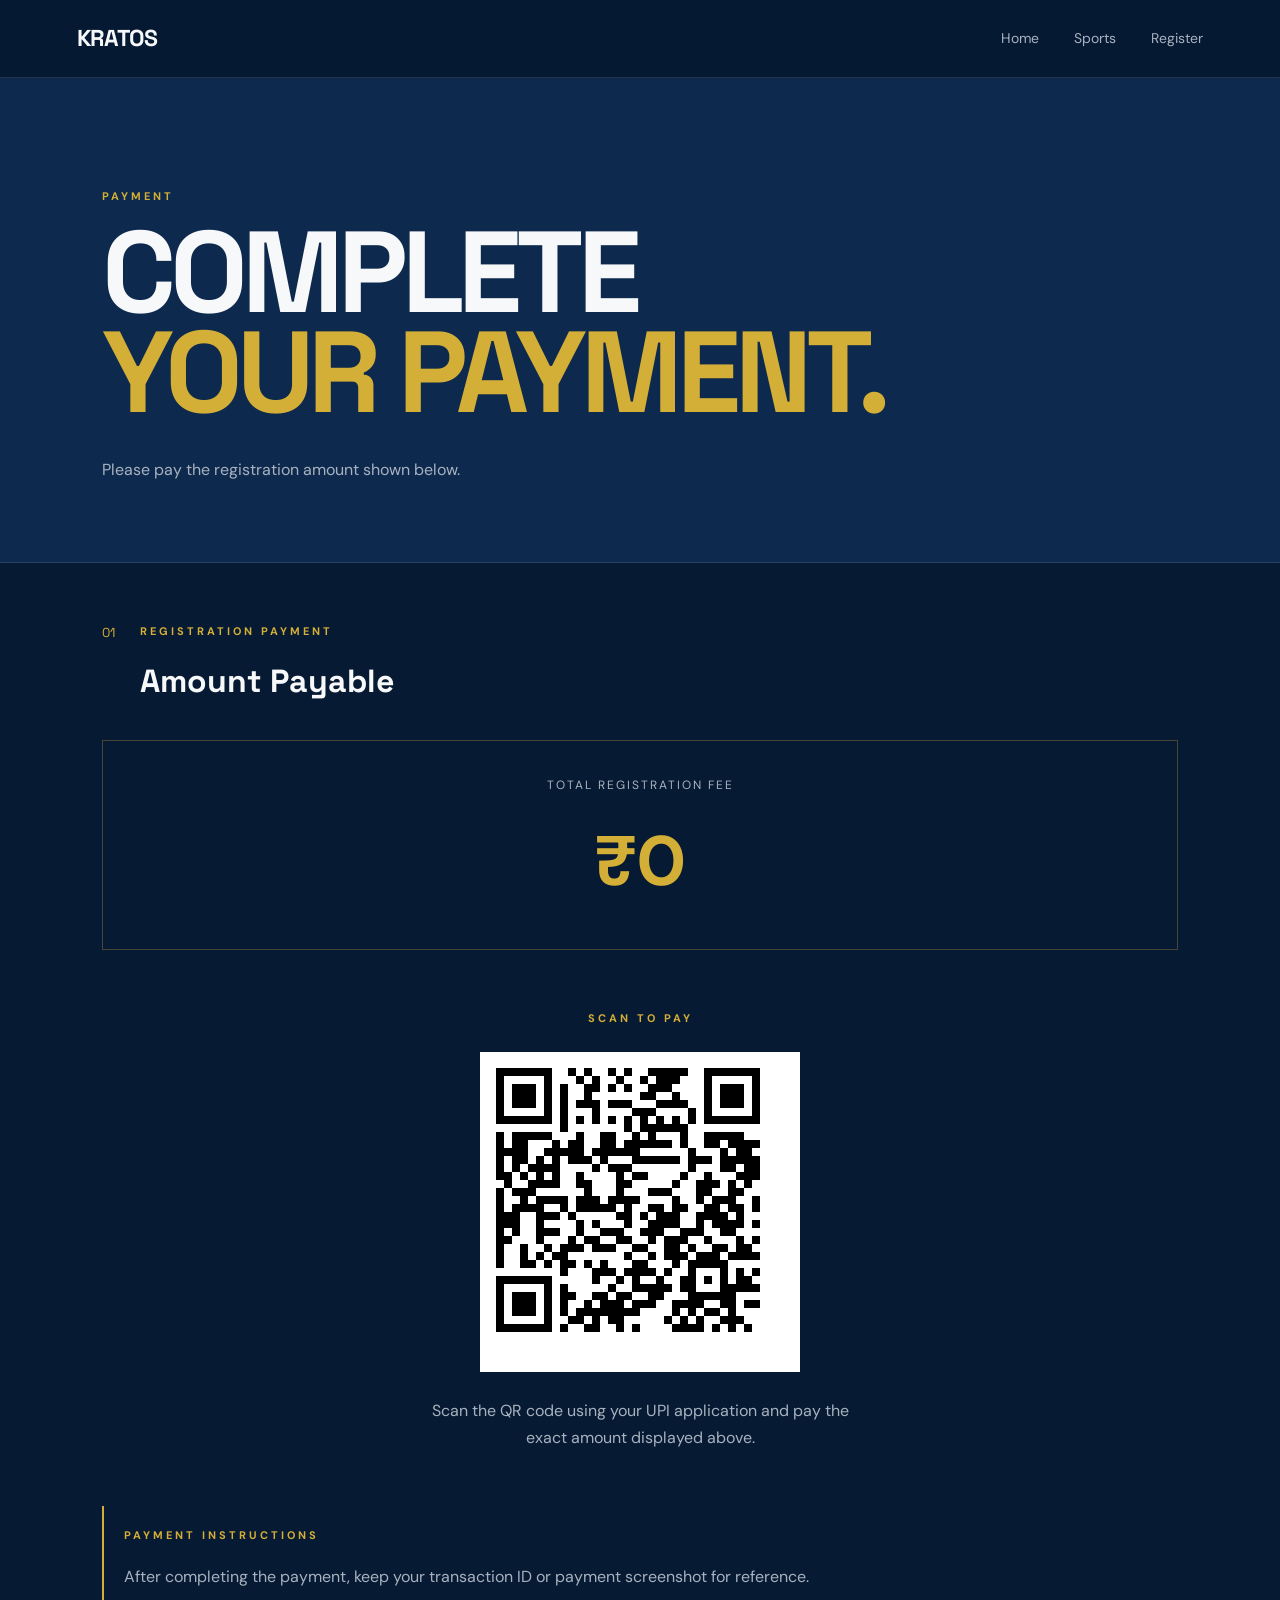
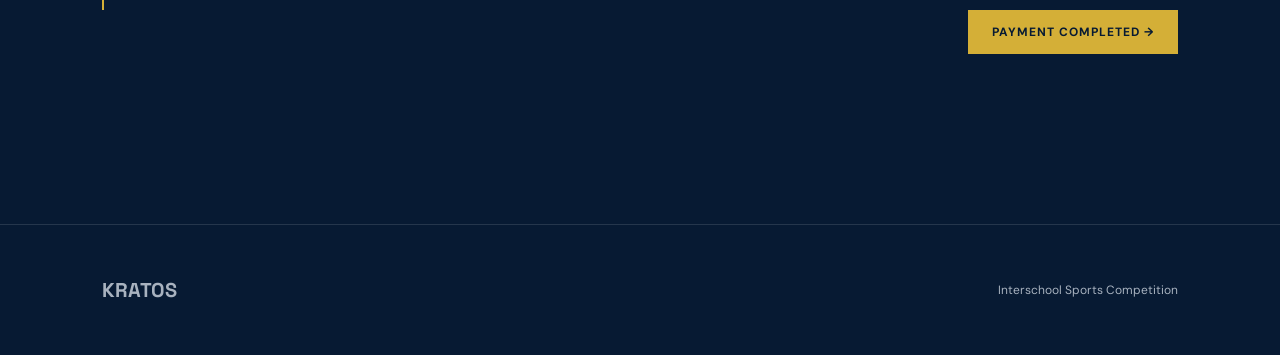
<file: payment.html>
<!DOCTYPE html>
<html lang="en">

<head>
    <meta charset="UTF-8">
    <meta name="viewport" content="width=device-width, initial-scale=1.0">

    <title>Payment | KRATOS</title>

    <link rel="stylesheet" href="css/style.css">
</head>

<body>

<header class="header">

    <a href="index.html" class="logo">
        KRATOS
    </a>

    <nav>
        <a href="index.html">Home</a>
        <a href="sports.html">Sports</a>
        <a href="register.html">Register</a>
    </nav>

</header>

<main>

<section class="form-hero">

    <p class="eyebrow">PAYMENT</p>

    <h1>COMPLETE<br><span>YOUR PAYMENT.</span></h1>

    <p>
        Please pay the registration amount shown below.
    </p>

</section>

<section class="registration-wrapper">

    <div class="form-section">

        <div class="form-section-title">
            <span>01</span>

            <div>
                <p class="eyebrow">REGISTRATION PAYMENT</p>
                <h2>Amount Payable</h2>
            </div>
        </div>

        <div class="payment-total">

            <p> TOTAL REGISTRATION FEE </p>

            <h2 id="paymentAmount">₹0</h2>

        </div>

        <div class="payment-qr">

            <p class="eyebrow">SCAN TO PAY</p>

            <img
                src="payment-qr.png"
                alt="KRATOS Payment QR Code"
                class="qr-code"
            >

            <p class="payment-note">
                Scan the QR code using your UPI application
                and pay the exact amount displayed above.
            </p>

        </div>

        <div class="payment-instructions">

            <p class="eyebrow">PAYMENT INSTRUCTIONS</p>

            <p>
                After completing the payment, keep your
                transaction ID or payment screenshot for reference.
            </p>

        </div>

               <div class="submit-area">

            <button onclick="completePayment()" class="btn btn-gold">
                PAYMENT COMPLETED →
            </button>

        </div>

        </div>

    </div>

</section>

</main>

<footer>

    <div class="footer-logo">
        KRATOS
    </div>

    <p>Interschool Sports Competition</p>

</footer>

<script>

    var registration = JSON.parse(localStorage.getItem("registrationData"));

    if (registration) {
        document.getElementById("paymentAmount").textContent =
            "₹" + Number(registration.total).toLocaleString("en-IN");
    } else {
        document.getElementById("paymentAmount").textContent = "₹0";
    }

    var paymentDone = false;

    async function completePayment() {
        if (paymentDone) return;
        paymentDone = true;
        if (registration) {
            try {
                await fetch("https://kratos-backend.bgsnps455.workers.dev/api/submit", {
                    method: "POST",
                    headers: { "Content-Type": "application/json" },
                    body: JSON.stringify(registration)
                });
            } catch (err) {
                console.error("Failed to send to backend:", err);
            }
        }
        window.location.href = "success.html";
    }

</script>



</body>
</html>
</file>
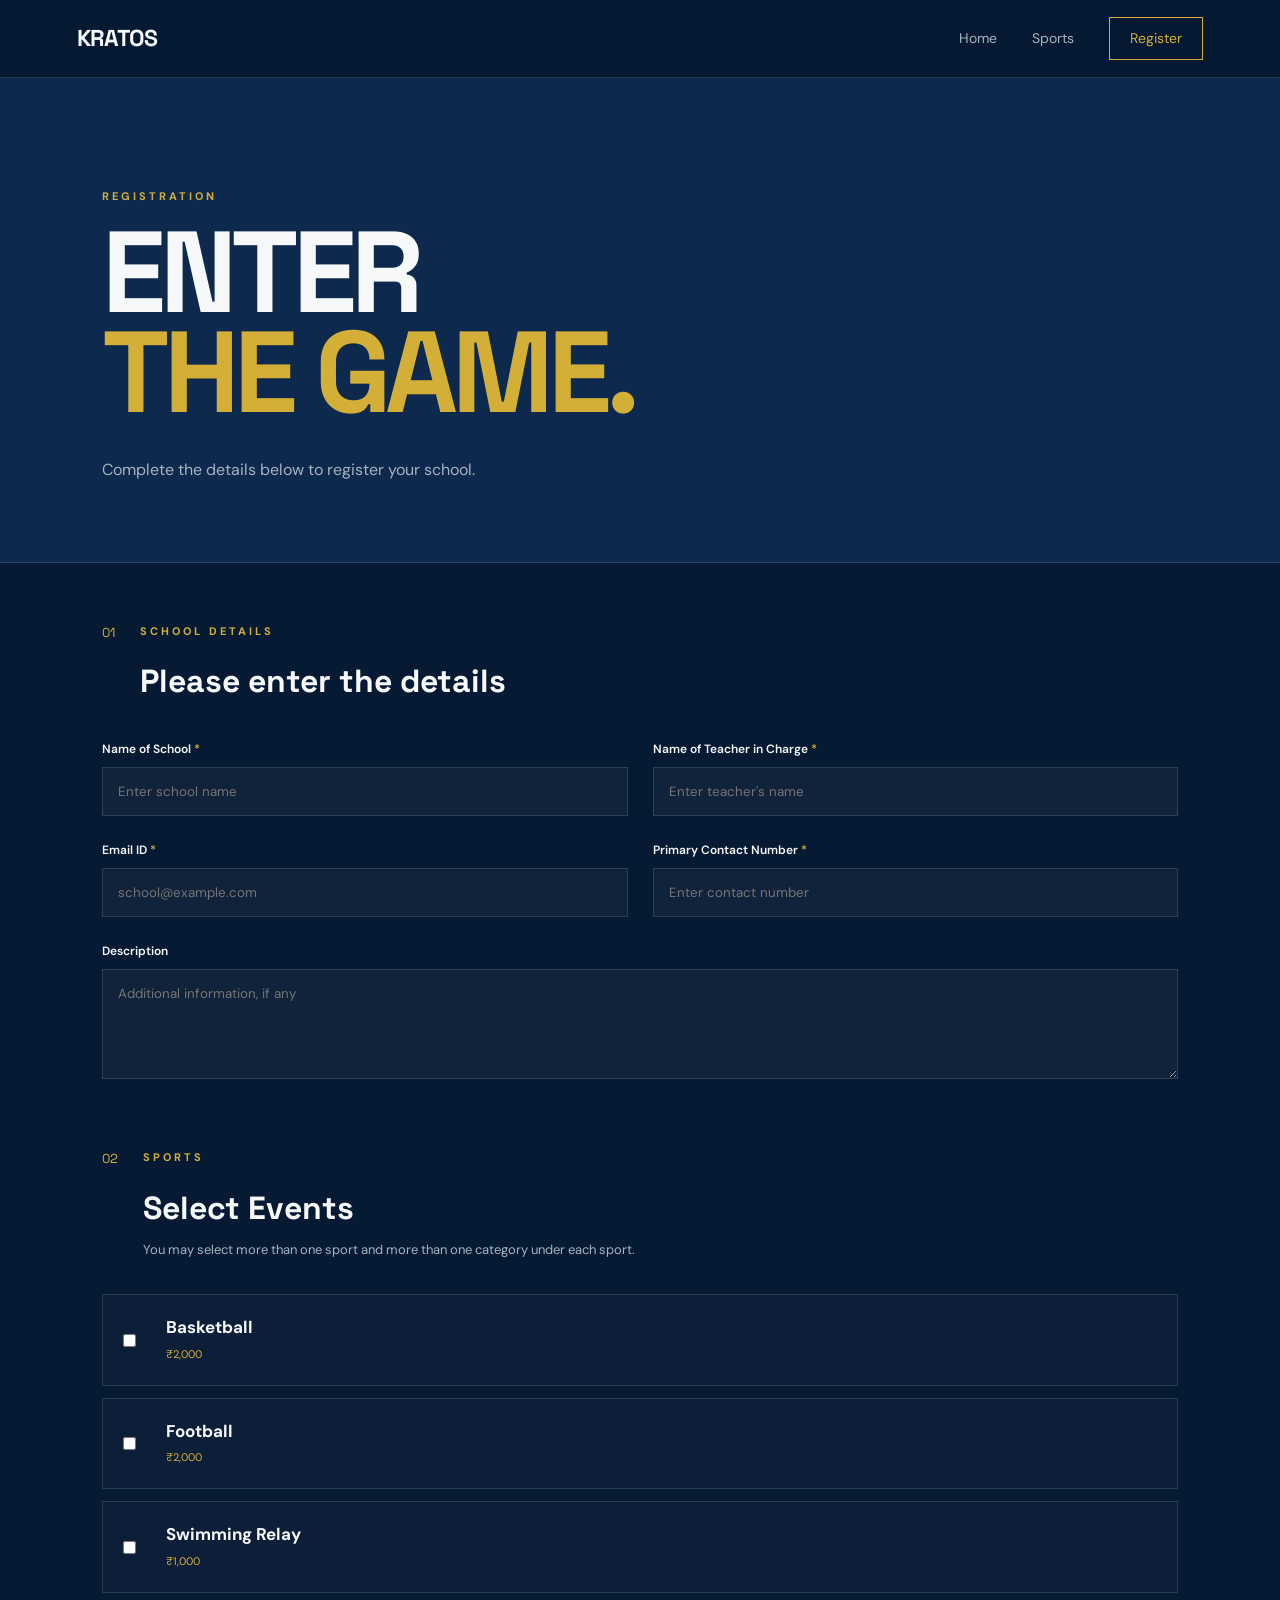
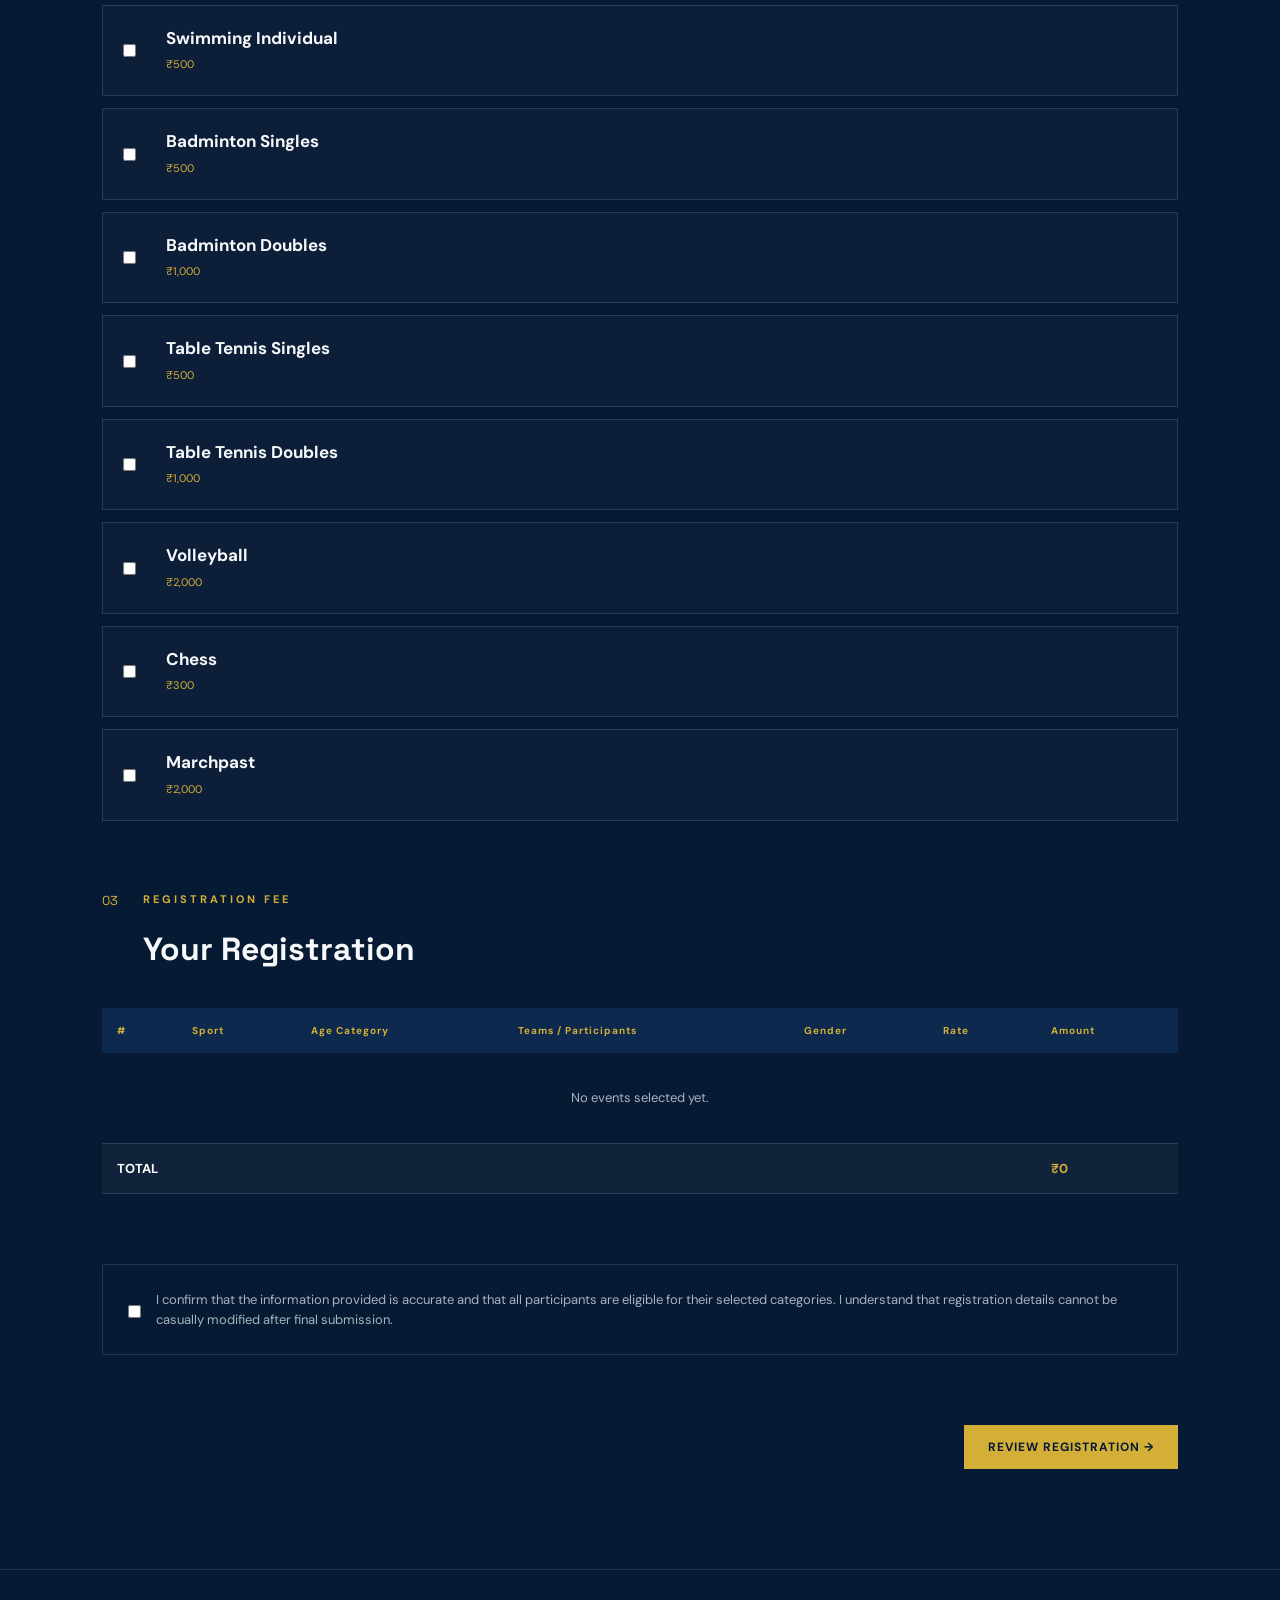
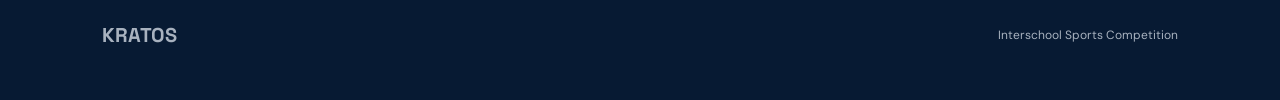
<file: register.html>
<!DOCTYPE html>
<html lang="en">
<head>

<meta charset="UTF-8">
<meta name="viewport" content="width=device-width, initial-scale=1.0">

<title>Registration | KRATOS</title>

<link rel="stylesheet" href="css/style.css">

</head>

<body>

<header class="header">

    <a href="index.html" class="logo">
        KRATOS</span>
    </a>

    <nav>
        <a href="index.html">Home</a>
        <a href="sports.html">Sports</a>
        <a href="register.html" class="active nav-register">Register</a>
    </nav>

</header>


<main>

<section class="form-hero">

    <p class="eyebrow">REGISTRATION</p>

    <h1>ENTER<br><span>THE GAME.</span></h1>

    <p>
        Complete the details below to register your school.
    </p>

</section>


<section class="registration-wrapper">

<form id="registrationForm">


<div class="form-section">

    <div class="form-section-title">
        <span>01</span>
        <div>
            <p class="eyebrow">SCHOOL DETAILS</p>
            <h2>Please enter the details</h2>
        </div>
    </div>


    <div class="form-grid">

        <div class="form-group">

            <label>
                Name of School <span>*</span>
            </label>

            <input
                type="text"
                id="schoolName"
                required
                placeholder="Enter school name"
            >

        </div>


        <div class="form-group">

            <label>
                Name of Teacher in Charge <span>*</span>
            </label>

            <input
                type="text"
                id="teacherName"
                required
                placeholder="Enter teacher's name"
            >

        </div>


        <div class="form-group">

            <label>
                Email ID <span>*</span>
            </label>

            <input
                type="email"
                id="email"
                required
                placeholder="school@example.com"
            >

        </div>


        <div class="form-group">

            <label>
                Primary Contact Number <span>*</span>
            </label>

            <input
                type="tel"
                id="phone"
                required
                placeholder="Enter contact number"
            >

        </div>


        <div class="form-group full">

            <label>
                Description
            </label>

            <textarea
                id="description"
                placeholder="Additional information, if any"
            ></textarea>

        </div>

    </div>

</div>



<div class="form-section">

    <div class="form-section-title">

        <span>02</span>

        <div>
            <p class="eyebrow">SPORTS</p>

            <h2>Select Events</h2>

            <p class="section-note">
                You may select more than one sport and more than one
                category under each sport.
            </p>

        </div>

    </div>


    <div id="sportsContainer"></div>

</div>



<div class="form-section">

    <div class="form-section-title">

        <span>03</span>

        <div>

            <p class="eyebrow">REGISTRATION FEE</p>

            <h2>Your Registration</h2>

        </div>

    </div>


    <div class="table-wrapper">

        <table id="summaryTable">

            <thead>

                <tr>

                    <th>#</th>

                    <th>Sport</th>

                    <th>Age Category</th>

                    <th>Teams / Participants</th>

                    <th>Gender</th>

                    <th>Rate</th>

                    <th>Amount</th>

                </tr>

            </thead>


            <tbody id="summaryBody">

                <tr>

                    <td colspan="7" class="empty-row">
                        No events selected yet.
                    </td>

                </tr>

            </tbody>


            <tfoot>

                <tr>

                    <td colspan="6">
                        TOTAL
                    </td>

                    <td id="totalAmount">
                        ₹0
                    </td>

                </tr>

            </tfoot>

        </table>

    </div>

</div>



<div class="form-section disclaimer-section">

    <label class="checkbox-label">

        <input type="checkbox" id="disclaimer" required>

        <span>
            I confirm that the information provided is accurate and that
            all participants are eligible for their selected categories.
            I understand that registration details cannot be casually
            modified after final submission.
        </span>

    </label>

</div>



<div class="submit-area">

    <button type="submit" class="btn btn-gold">
        REVIEW REGISTRATION →
    </button>

</div>


</form>

</section>

</main>


<footer>

    <div class="footer-logo">
        KRATOS</span>
    </div>

    <p>Interschool Sports Competition</p>

</footer>


<script src="js/register.js"></script>

</body>
</html>
</file>
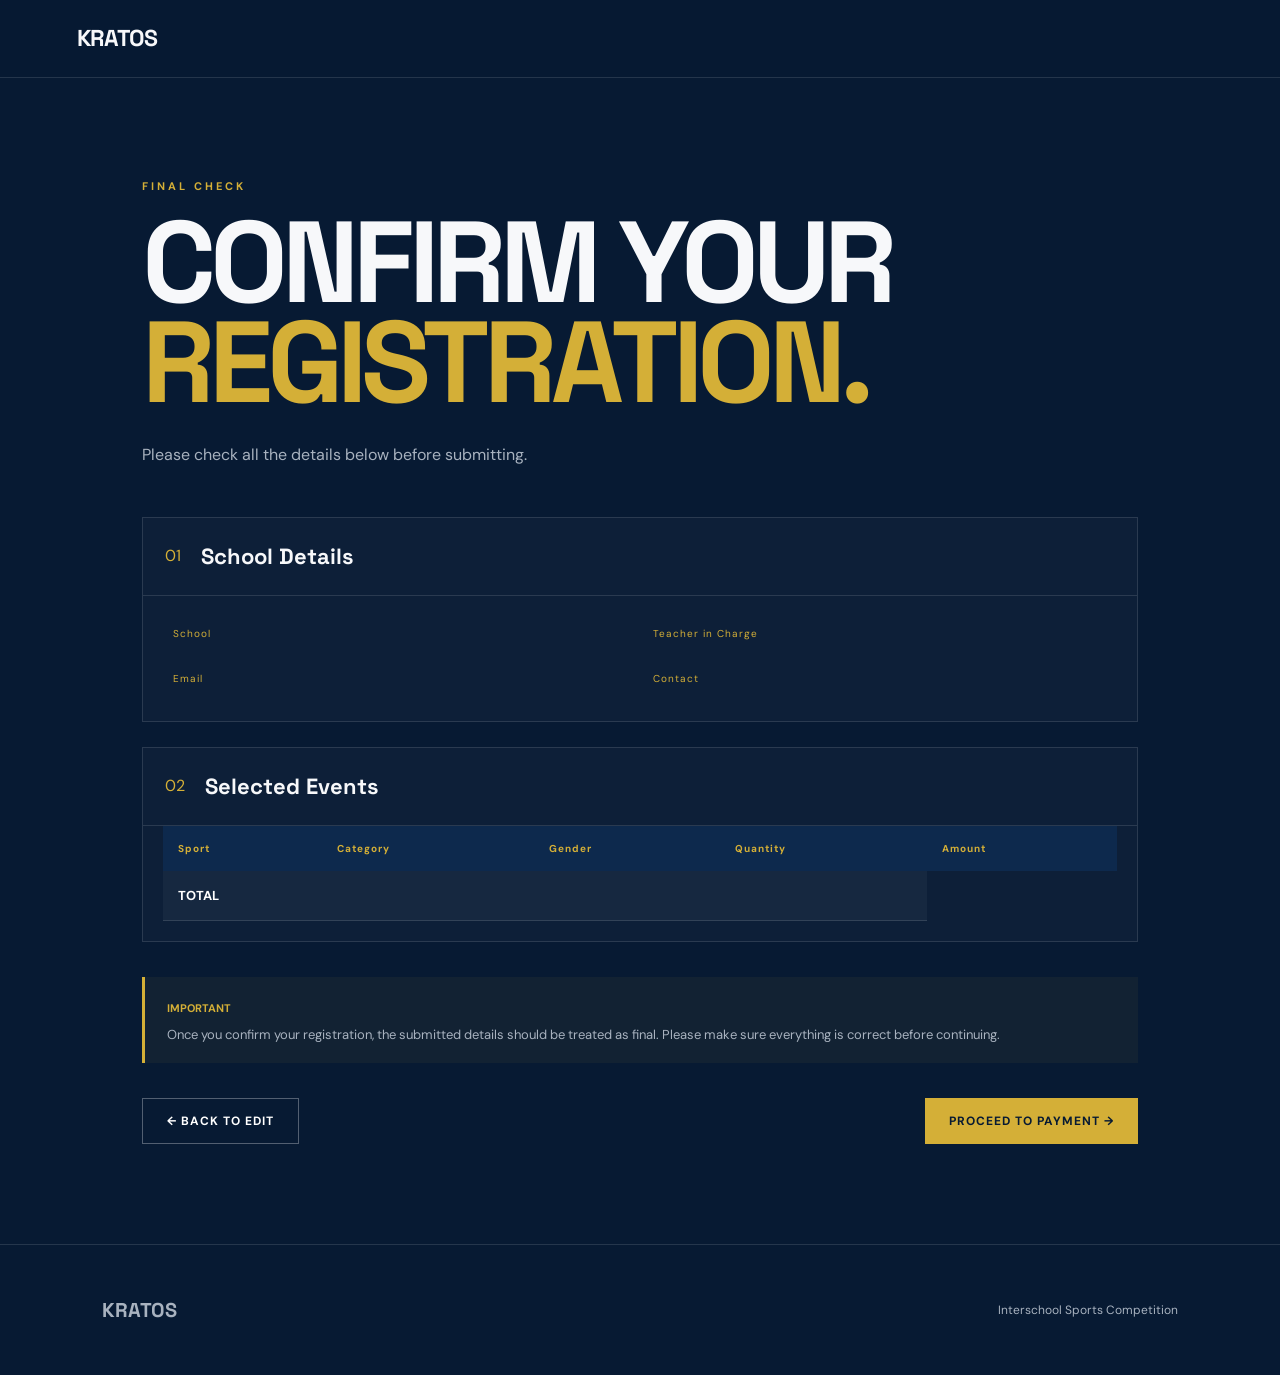
<file: review.html>
<!DOCTYPE html>
<html lang="en">

<head>

<meta charset="UTF-8">

<meta name="viewport" content="width=device-width, initial-scale=1.0">

<title>Review Registration | KRATOS</title>

<link rel="stylesheet" href="css/style.css">

</head>


<body>

<header class="header">

    <a href="index.html" class="logo">
        KRATOS</span>
    </a>

</header>


<main>

<section class="review-page">

    <p class="eyebrow">FINAL CHECK</p>

    <h1>CONFIRM YOUR<br><span>REGISTRATION.</span></h1>

    <p class="review-intro">
        Please check all the details below before submitting.
    </p>


    <div class="review-card">

        <div class="review-card-header">
            <span>01</span>
            <h2>School Details</h2>
        </div>


        <div class="review-details">

            <div>
                <small>School</small>
                <strong id="reviewSchool"></strong>
            </div>

            <div>
                <small>Teacher in Charge</small>
                <strong id="reviewTeacher"></strong>
            </div>

            <div>
                <small>Email</small>
                <strong id="reviewEmail"></strong>
            </div>

            <div>
                <small>Contact</small>
                <strong id="reviewPhone"></strong>
            </div>

        </div>

    </div>


    <div class="review-card">

        <div class="review-card-header">

            <span>02</span>

            <h2>Selected Events</h2>

        </div>


        <div class="table-wrapper">

            <table>

                <thead>

                    <tr>
                        <th>Sport</th>
                        <th>Category</th>
                        <th>Gender</th>
                        <th>Quantity</th>
                        <th>Amount</th>

                    </tr>

                </thead>


                <tbody id="reviewEvents"></tbody>


                <tfoot>

                    <tr>

                        <td colspan="3">
                            TOTAL
                        </td>

                        <td id="reviewTotal"></td>

                    </tr>

                </tfoot>

            </table>

        </div>

    </div>


    <div class="final-warning">

        <strong>IMPORTANT</strong>

        <p>
            Once you confirm your registration, the submitted details
            should be treated as final. Please make sure everything is
            correct before continuing.
        </p>

    </div>


   <div class="review-buttons">

    <button
        onclick="goBack()"
        class="btn btn-outline"
    >
        ← BACK TO EDIT
    </button>


    <button
        onclick="confirmRegistration()"
        class="btn btn-gold"
    >
        PROCEED TO PAYMENT →
    </button>

</div>

</section>

</main>


<footer>

    <div class="footer-logo">
        KRATOS</span>
    </div>

    <p>Interschool Sports Competition</p>

</footer>


<script src="js/review.js"></script>

</body>

</html>
</file>
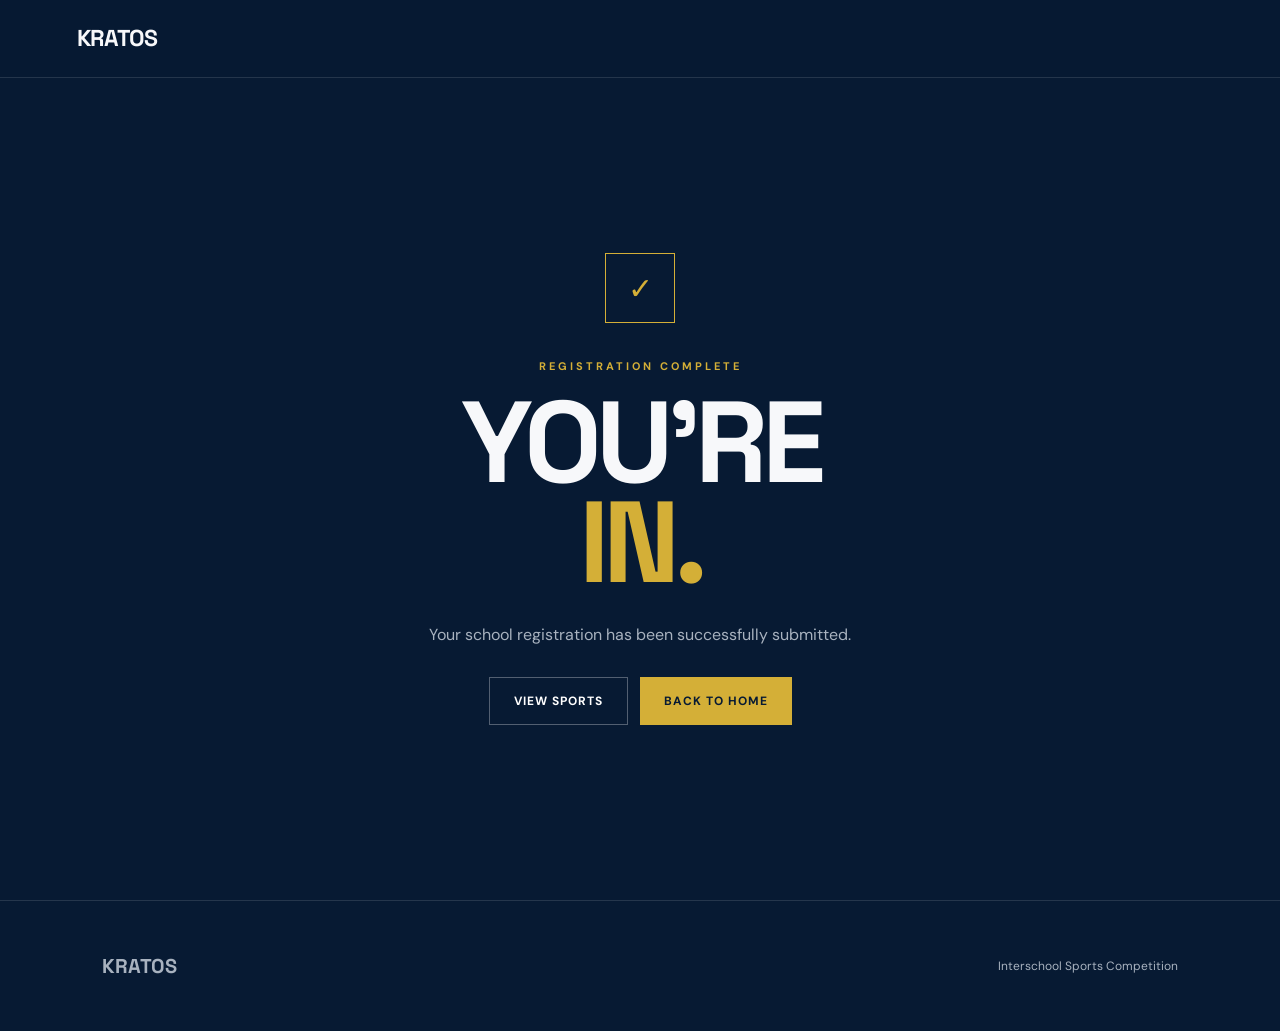
<file: success.html>
<!DOCTYPE html>
<html lang="en">

<head>

<meta charset="UTF-8">

<meta name="viewport" content="width=device-width, initial-scale=1.0">

<title>Registration Confirmed | KRATOS</title>

<link rel="stylesheet" href="css/style.css">

</head>


<body>

<header class="header">

    <a href="index.html" class="logo">
        KRATOS</span>
    </a>

</header>


<main>

<section class="success-page">

    <div class="success-number">
        ✓
    </div>


    <p class="eyebrow">
        REGISTRATION COMPLETE
    </p>


    <h1>
        YOU'RE<br>
        <span>IN.</span>
    </h1>


    <p class="success-text">
        Your school registration has been successfully submitted.
    </p>


    <div class="success-actions">

        <a
            href="sports.html"
            class="btn btn-outline"
        >
            VIEW SPORTS
        </a>

        <a
            href="index.html"
            class="btn btn-gold"
        >
            BACK TO HOME
        </a>

    </div>

</section>

</main>


<footer>

    <div class="footer-logo">
        KRATOS</span>
    </div>

    <p>Interschool Sports Competition</p>

</footer>


</body>

</html>
</file>
<file: css/style.css>
@import url('https://fonts.googleapis.com/css2?family=DM+Sans:wght@400;500;600;700&family=Space+Grotesk:wght@400;500;600;700&display=swap');


:root {

    --navy: #071A33;
    --blue: #0D294D;
    --blue-light: #12385F;

    --gold: #D4AF37;
    --gold-light: #E8C766;

    --white: #F7F8FA;
    --muted: #A8B2BF;

    --border: rgba(255,255,255,0.12);

}


* {

    margin: 0;
    padding: 0;
    box-sizing: border-box;

}


html {

    scroll-behavior: smooth;

}


body {

    background: var(--navy);

    color: var(--white);

    font-family:
        "DM Sans",
        sans-serif;

    line-height: 1.5;

}


a {

    color: inherit;

    text-decoration: none;

}


button,
input,
textarea {

    font-family: inherit;

}



/* HEADER */

.header {

    height: 78px;

    padding: 0 6vw;

    display: flex;

    align-items: center;

    justify-content: space-between;

    border-bottom:
        1px solid var(--border);

    position: sticky;

    top: 0;

    z-index: 100;

    background:
        rgba(7,26,51,0.95);

    backdrop-filter: blur(15px);

}


.logo {

    font-family:
        "Space Grotesk",
        sans-serif;

    font-weight: 700;

    font-size: 23px;

    letter-spacing: -1px;

    display: flex;
    align-items: center;
    gap: 10px;

}

.logo img {
    width: 38px;
    height: 38px;
    object-fit: contain;
}

.logo span,
.footer-logo span {

    color: var(--gold);

}


nav {

    display: flex;

    align-items: center;

    gap: 35px;

}


nav a {

    color: var(--muted);

    font-size: 14px;

    transition: 0.2s;

}


nav a:hover,
nav a.active {

    color: white;

}


.nav-register {

    padding:
        10px 20px;

    border:
        1px solid var(--gold);

    color: var(--gold) !important;

}



/* HERO */

.hero {

    min-height:
        calc(100vh - 78px);

    position: relative;

    display: flex;

    align-items: flex-start;

    padding:
        0 8vw 8vw;

    overflow: hidden;

}


.hero-bg {

    position: absolute;

    width: 600px;

    height: 600px;

    right: -150px;

    top: 40px;

    border-radius: 50%;

    border:
        1px solid rgba(212,175,55,0.2);

}


.hero-bg::after {

    content: "";

    position: absolute;

    inset: 80px;

    border-radius: 50%;

    border:
        1px solid rgba(212,175,55,0.12);

}


.hero-content {
    position: relative;
    z-index: 2;
    max-width: none;
    width: 100%;
}
.hero-image {
    width: 100vw;
    max-width: none;
    display: block;
    margin-left: -8vw;
}

.eyebrow {

    color: var(--gold);

    font-size: 11px;

    font-weight: 700;

    letter-spacing: 3px;

    margin-bottom: 18px;

}


.hero h1,
.page-hero h1,
.form-hero h1,
.review-page h1,
.success-page h1 {

    font-family:
        "Space Grotesk",
        sans-serif;

    font-size:
        clamp(60px, 9vw, 125px);

    line-height: 0.87;

    letter-spacing: -6px;

}


.hero h1 span,
.page-hero h1 span,
.form-hero h1 span,
.review-page h1 span,
.success-page h1 span,
.intro-section h2 span,
.cta-section h2 span {

    color: var(--gold);

}


.hero-text {

    color: var(--muted);

    max-width: 480px;

    margin:
        35px 0;

    font-size: 17px;

}


.hero-buttons {

    display: flex;

    gap: 15px;

    flex-wrap: wrap;

}


.btn {

    display: inline-flex;

    align-items: center;

    justify-content: center;

    padding:
        14px 24px;

    font-size: 12px;

    font-weight: 700;

    letter-spacing: 1px;

    cursor: pointer;

    border: none;

    transition:
        transform .2s,
        background .2s;

}


.btn:hover {

    transform:
        translateY(-2px);

}


.btn-gold {

    background: var(--gold);

    color: var(--navy);

}


.btn-gold:hover {

    background:
        var(--gold-light);

}


.btn-outline {

    border:
        1px solid rgba(255,255,255,0.3);

    color: white;

    background: transparent;

}


.btn-outline:hover {

    border-color:
        var(--gold);

    color: var(--gold);

}


.hero-number {

    position: absolute;

    bottom: 35px;

    right: 7vw;

    color: var(--gold);

    font-family:
        "Space Grotesk";

    font-size: 80px;

    font-weight: 700;

    opacity: .15;

}



/* INTRO */

.intro-section {
    padding: 100px 0;
    background: var(--blue);
    overflow: hidden;
}

.event-slogan {
    width: 100%;
    height: auto;
    display: block;
}


.intro-section h2,
.cta-section h2 {

    font-family:
        "Space Grotesk";

    font-size:
        clamp(45px, 6vw, 80px);

    line-height: .95;

    letter-spacing: -4px;

}


.intro-text {

    align-self: end;

    color: var(--muted);

    font-size: 18px;

    max-width: 500px;

}



/* SPORTS PREVIEW */

.sports-preview {

    padding:
        130px 8vw;

}


.section-heading {

    display: flex;

    justify-content: space-between;

    align-items: end;

    margin-bottom: 50px;

}


.text-link {

    color: var(--gold);

    font-size: 12px;

    font-weight: 700;

    letter-spacing: 1px;

}


.preview-grid {

    display: grid;

    grid-template-columns:
        repeat(4,1fr);

    gap: 12px;

}


.sport-card {

    min-height: 270px;

    padding: 25px;

    background: var(--blue);

    border:
        1px solid var(--border);

    display: flex;

    flex-direction: column;

    justify-content: space-between;

    transition:
        transform .2s,
        border-color .2s;

}


.sport-card:hover {

    transform:
        translateY(-6px);

    border-color:
        var(--gold);

}


.sport-card span {

    color: var(--gold);

    font-size: 12px;

}


.sport-card h3 {

    font-family:
        "Space Grotesk";

    font-size: 25px;

}


.sport-card p {

    color: var(--muted);

    font-size: 12px;

}



/* CTA */

.cta-section {

    padding:
        130px 8vw;

    background:
        var(--gold);

    color: var(--navy);

}


.cta-section .eyebrow {

    color: var(--navy);

}


.cta-section h2 span {

    color: var(--blue);

}


.cta-section .btn-gold {

    margin-top: 40px;

    background: var(--navy);

    color: white;

}


.cta-section.small {

    padding:
        100px 8vw;

}



/* PAGE HERO */

.page-hero,
.form-hero {

    padding:
        110px 8vw 80px;

    border-bottom:
        1px solid var(--border);

}


.page-hero p:last-child,
.form-hero p:last-child {

    max-width: 550px;

    color: var(--muted);

    margin-top: 35px;

}



/* SPORT DETAILS */

.sports-list {

    padding:
        50px 8vw 100px;
    overflow-anchor: none;

}


.sport-detail {

    border-top:
        1px solid var(--border);

}


.sport-detail:last-child {

    border-bottom:
        1px solid var(--border);

}


.sport-header {

    width: 100%;

    padding:
        30px 0;

    background: none;

    border: none;

    color: white;

    display: grid;

    grid-template-columns:
        70px 1fr 30px;

    text-align: left;

    align-items: center;

    cursor: pointer;

}


.sport-index {

    color: var(--gold);

    font-size: 12px;

}


.sport-header h2 {

    font-family:
        "Space Grotesk";

    font-size: 32px;

}


.sport-header p {

    color: var(--muted);

    font-size: 13px;

    margin-top: 3px;

}


.expand {

    font-size: 28px;

    color: var(--gold);

    transition:
        transform .25s;

}


.sport-detail.open .expand {

    transform:
        rotate(45deg);

}


.sport-rules {

    max-height: 0;

    overflow: hidden;

    transition:
        max-height .4s ease;

}


.sport-detail.open .sport-rules {

    max-height: 5000px;

}


.rule-grid {
    padding: 5px 0 45px;
    display: grid;
    grid-template-columns: 1fr;
    gap: 40px;
}


.rule-grid h4 {

    color: var(--gold);

    font-size: 10px;

    letter-spacing: 2px;

    margin-bottom: 15px;

}


.rule-grid p {

    color: var(--muted);

    font-size: 14px;

}


.rules {
    grid-column: 1;
}

.rules ul {
    padding-left: 20px;
    color: #fff;
    font-size: 18px;
    line-height: 2;
}


.rules li {

    margin-bottom: 12px;

}


.rule-grid table {
    width: 100% !important;
    max-width: 100% !important;
    font-size: 16px;
}

.rule-grid table th,
.rule-grid table td {
    font-size: 16px;
}


/* REGISTRATION */

.form-hero {

    background:
        var(--blue);

}


.registration-wrapper {

    padding:
        60px 8vw 100px;

}


.form-section {

    margin-bottom: 70px;

}


.form-section-title {

    display: flex;

    gap: 25px;

    margin-bottom: 35px;

}


.form-section-title > span {

    color: var(--gold);

    font-family:
        "Space Grotesk";

    font-size: 13px;

}


.form-section-title h2 {

    font-family:
        "Space Grotesk";

    font-size: 32px;

}


.section-note {

    color: var(--muted);

    font-size: 13px;

    margin-top: 8px;

}


.form-grid {

    display: grid;

    grid-template-columns:
        1fr 1fr;

    gap: 25px;

}


.form-group {

    display: flex;

    flex-direction: column;

}


.form-group.full {

    grid-column:
        1 / -1;

}


.form-group label {

    font-size: 12px;

    font-weight: 600;

    margin-bottom: 9px;

}


.form-group label span {

    color: var(--gold);

}


.form-group input,
.form-group textarea {

    width: 100%;

    padding: 15px;

    background:
        rgba(255,255,255,0.04);

    border:
        1px solid var(--border);

    color: white;

    outline: none;

}


.form-group input:focus,
.form-group textarea:focus {

    border-color:
        var(--gold);

}


.form-group textarea {

    min-height: 110px;

    resize: vertical;

}



/* EVENT SELECTOR */

.event-selector {

    border:
        1px solid var(--border);

    margin-bottom: 12px;

    background:
        rgba(255,255,255,.025);

}


.event-title {

    padding: 20px;

}


.sport-checkbox {

    display: flex;

    align-items: center;

    gap: 15px;

    cursor: pointer;

}


.sport-checkbox input,
.age-row input[type="checkbox"] {

    accent-color:
        var(--gold);

}


.sport-checkbox strong {

    display: block;

    font-size: 17px;

}


.sport-checkbox small {

    color: var(--gold);

    font-size: 11px;

}


.age-options {

    display: none;

    border-top:
        1px solid var(--border);

    padding: 20px;

}


.age-options.visible {

    display: block;

}


.age-options > p {

    color: var(--muted);

    font-size: 12px;

    margin-bottom: 15px;

}


.age-row {

    display: flex;

    justify-content: space-between;

    align-items: center;

    padding:
        12px 0;

    border-bottom:
        1px solid rgba(255,255,255,.06);

}


.age-row:last-child {

    border-bottom: none;

}


.age-row label {

    display: flex;

    gap: 10px;

    align-items: center;

}


.quantity-input {

    width: 80px;

    padding: 8px;

    background:
        rgba(255,255,255,.05);

    color: white;

    border:
        1px solid var(--border);

}


.quantity-input:disabled {

    opacity: .3;

}


.gender-select {
    padding: 8px;
    background: rgba(255,255,255,.05);
    color: white;
    border: 1px solid var(--border);
    border-radius: 0;
    font-size: 14px;
}

.gender-select:disabled {
    opacity: .3;
}
.gender-section {
    margin-bottom: 20px;
    padding-bottom: 15px;
    border-bottom: 1px solid var(--border);
}

.gender-section:last-child {
    border-bottom: none;
}

.gender-label {
    color: var(--gold);
    font-size: 14px;
    font-weight: 700;
    letter-spacing: 1px;
    margin-bottom: 10px;
    text-transform: uppercase;
}

.gender-age-list {
    display: flex;
    flex-wrap: wrap;
    gap: 10px;
}



/* TABLE */

.table-wrapper {

    overflow-x: auto;

}


table {

    width: 100%;

    border-collapse: collapse;

}


th {

    color: var(--gold);

    text-align: left;

    font-size: 10px;

    letter-spacing: 1px;

    padding:
        15px;

    background:
        var(--blue);

}


td {

    padding:
        15px;

    border-bottom:
        1px solid var(--border);

    color: var(--muted);

    font-size: 13px;

}


tfoot td {

    color: white;

    font-weight: 700;

    background:
        rgba(255,255,255,.04);

}


tfoot td:last-child {

    color: var(--gold);

}


.empty-row {

    text-align: center;

    padding: 35px;

}


.disclaimer-section {

    border:
        1px solid var(--border);

    padding: 25px;

}


.checkbox-label {

    display: flex;

    gap: 15px;

    color: var(--muted);

    font-size: 13px;

}


.checkbox-label input {

    accent-color:
        var(--gold);

    margin-top: 4px;

}


.submit-area {

    display: flex;

    justify-content: flex-end;

}



/* REVIEW */

.review-page {

    padding:
        100px 8vw;

    max-width: 1200px;

    margin: auto;

}


.review-intro {

    color: var(--muted);

    margin:
        30px 0 50px;

}


.review-card {

    border:
        1px solid var(--border);

    margin-bottom: 25px;

    background:
        rgba(255,255,255,.025);

}


.review-card-header {

    padding: 22px;

    border-bottom:
        1px solid var(--border);

    display: flex;

    gap: 20px;

    align-items: center;

}


.review-card-header span {

    color: var(--gold);

}


.review-card-header h2 {

    font-family:
        "Space Grotesk";

    font-size: 22px;

}


.review-details {

    display: grid;

    grid-template-columns:
        repeat(2,1fr);

    gap: 25px;

    padding: 30px;

}


.review-details small {

    display: block;

    color: var(--gold);

    font-size: 10px;

    letter-spacing: 1px;

    margin-bottom: 5px;

}


.review-details strong {

    font-size: 14px;

    font-weight: 500;

}


.review-card .table-wrapper {

    padding: 0 20px 20px;

}


.final-warning {

    border-left:
        3px solid var(--gold);

    padding:
        18px 22px;

    margin:
        35px 0;

    background:
        rgba(212,175,55,.05);

}


.final-warning strong {

    color: var(--gold);

    font-size: 11px;

}


.final-warning p {

    color: var(--muted);

    font-size: 13px;

    margin-top: 6px;

}


.review-buttons {

    display: flex;

    justify-content: space-between;

    gap: 15px;

}



/* SUCCESS */

.success-page {

    min-height:
        calc(100vh - 78px);

    display: flex;

    flex-direction: column;

    align-items: center;

    justify-content: center;

    text-align: center;

    padding: 60px 20px;

}


.success-number {

    width: 70px;

    height: 70px;

    border:
        1px solid var(--gold);

    color: var(--gold);

    display: flex;

    align-items: center;

    justify-content: center;

    font-size: 30px;

    margin-bottom: 35px;

}


.success-text {

    color: var(--muted);

    margin:
        30px 0;

}


.registration-id {

    padding:
        18px 30px;

    border:
        1px solid var(--border);

    margin-bottom: 35px;

}


.registration-id small {

    display: block;

    color: var(--gold);

    font-size: 9px;

    letter-spacing: 2px;

    margin-bottom: 5px;

}


.registration-id strong {

    font-family:
        "Space Grotesk";

    font-size: 22px;

    letter-spacing: 2px;

}


.success-actions {

    display: flex;

    gap: 12px;

}



/* FOOTER */

footer {

    padding:
        50px 8vw;

    border-top:
        1px solid var(--border);

    display: flex;

    justify-content: space-between;

    align-items: center;

    color: var(--muted);

    font-size: 12px;

}


.footer-logo {

    font-family:
        "Space Grotesk";

    font-size: 20px;

    font-weight: 700;

}

/* PAYMENT PAGE */

.payment-total {
    text-align: center;
    padding: 35px 20px;
    margin: 30px 0;
    border: 1px solid rgba(212, 175, 55, 0.3);
}

.payment-total p {
    font-size: 12px;
    letter-spacing: 2px;
    color: var(--muted);
}

.payment-total h2 {
    font-size: clamp(40px, 6vw, 70px);
    color: var(--gold);
    margin: 15px 0 0;
}

.payment-qr {
    text-align: center;
    padding: 30px 0;
}

.qr-code {
    display: block;
    width: min(100%, 320px);
    height: auto;
    margin: 25px auto;
}

.payment-note {
    color: var(--muted);
    max-width: 450px;
    margin: 0 auto;
    line-height: 1.7;
}

.payment-instructions {
    margin-top: 25px;
    padding: 20px;
    border-left: 2px solid var(--gold);
    color: var(--muted);
    line-height: 1.7;
}


/* MOBILE RESPONSIVE */

@media (max-width: 768px) {

    html, body {
        overflow-x: hidden;
        max-width: 100vw;
    }

    * {
        max-width: 100%;
    }

    img {
        max-width: 100%;
        height: auto;
    }

    /* HEADER */
    .header {
        height: auto;
        padding: 15px 5vw;
        flex-wrap: wrap;
        gap: 10px;
    }

    .logo {
        font-size: 18px;
    }

    .logo img {
        height: 35px;
    }

    nav {
        gap: 15px;
        width: 100%;
        justify-content: center;
    }

    nav a {
        font-size: 13px;
    }

    /* HERO */
    .hero {
        padding: 0 5vw 10vw;
    }

    .hero h1,
    .page-hero h1,
    .form-hero h1,
    .review-page h1,
    .success-page h1 {
        font-size: clamp(40px, 14vw, 80px);
        letter-spacing: -3px;
    }

    .hero-text {
        font-size: 15px;
        margin: 25px 0;
    }

    .hero-buttons {
        flex-direction: column;
        gap: 10px;
    }

    .hero-buttons .btn {
        width: 100%;
        text-align: center;
    }

    .hero-bg {
        width: 300px;
        height: 300px;
        right: -100px;
    }

    .hero-number {
        font-size: 50px;
        right: 5vw;
    }

    /* INTRO */
    .intro-section {
        padding: 60px 0;
    }

    .intro-section h2,
    .cta-section h2 {
        font-size: clamp(35px, 10vw, 50px);
        letter-spacing: -2px;
    }

    .intro-text {
        font-size: 16px;
    }

    /* SPORTS PREVIEW */
    .sports-preview {
        padding: 80px 5vw;
    }

    .preview-grid {
        grid-template-columns: 1fr 1fr;
        gap: 10px;
    }

    .sport-card {
        min-height: 200px;
        padding: 20px;
    }

    .sport-card h3 {
        font-size: 20px;
    }

    /* CTA */
    .cta-section {
        padding: 80px 5vw;
    }

    .cta-section.small {
        padding: 60px 5vw;
    }

    /* PAGE HERO */
    .page-hero,
    .form-hero {
        padding: 80px 5vw 50px;
    }

    /* SPORTS LIST */
    .sports-list {
        padding: 30px 5vw 80px;
    }

    .sport-header {
        grid-template-columns: 40px 1fr 25px;
        padding: 20px 0;
    }

    .sport-header h2 {
        font-size: 24px;
    }

    .sport-detail.open .sport-rules {
        max-height: 3000px;
    }

    .rule-grid {
        padding: 5px 0 35px;
        grid-template-columns: 1fr;
        gap: 25px;
    }

    .rules ul {
        font-size: 16px;
        line-height: 1.8;
    }

    /* TABLES - scroll within container */
    .rule-grid,
    .rules,
    .registration-wrapper,
    .table-wrapper {
        overflow-x: auto;
        max-width: 100%;
    }

    .rule-grid table,
    .rules table,
    .registration-wrapper table,
    .table-wrapper table {
        max-width: 100%;
    }

    .rule-grid table th,
    .rule-grid table td,
    .rules table th,
    .rules table td,
    .registration-wrapper table th,
    .registration-wrapper table td,
    .table-wrapper table th,
    .table-wrapper table td {
        font-size: 14px;
        padding: 8px;
    }

    /* SUMMARY TABLE - all columns readable on mobile */
    .table-wrapper {
        max-width: 100%;
    }

    #summaryTable thead {
        display: none;
    }

    #summaryTable,
    #summaryTable tbody,
    #summaryTable tr,
    #summaryTable td {
        display: block;
        width: 100%;
    }

    #summaryTable tr {
        display: grid;
        grid-template-columns: 1fr 1fr;
        gap: 4px 12px;
        padding: 14px;
        margin-bottom: 12px;
        border: 1px solid var(--border);
        background: rgba(255,255,255,0.03);
    }

    #summaryTable td {
        padding: 3px 0;
        font-size: 15px;
        border: none;
        color: var(--muted);
    }

    #summaryTable td:nth-child(1)::before { content: "# "; color: var(--gold); font-weight: 700; }
    #summaryTable td:nth-child(2)::before { content: "Sport: "; color: var(--gold); font-weight: 700; }
    #summaryTable td:nth-child(3)::before { content: "Age: "; color: var(--gold); font-weight: 700; }
    #summaryTable td:nth-child(4)::before { content: "Qty: "; color: var(--gold); font-weight: 700; }
    #summaryTable td:nth-child(5)::before { content: "Gender: "; color: var(--gold); font-weight: 700; }
    #summaryTable td:nth-child(6)::before { content: "Rate: "; color: var(--gold); font-weight: 700; }
    #summaryTable td:nth-child(7)::before { content: "Amount: "; color: var(--gold); font-weight: 700; }

    #summaryTable td:nth-child(1) {
        grid-column: 1;
    }
    #summaryTable td:nth-child(2) {
        grid-column: 1 / -1;
        font-size: 17px;
        color: #fff;
        font-weight: 600;
    }
    #summaryTable td:nth-child(3) { grid-column: 1; }
    #summaryTable td:nth-child(4) { grid-column: 2; }
    #summaryTable td:nth-child(5) { grid-column: 1; }
    #summaryTable td:nth-child(6) { grid-column: 2; }
    #summaryTable td:nth-child(7) {
        grid-column: 1 / -1;
        font-size: 17px;
        color: var(--gold);
        font-weight: 700;
        border-top: 1px solid var(--border);
        margin-top: 6px;
        padding-top: 8px;
    }

    #summaryTable tfoot,
    #summaryTable tfoot tr {
        display: block;
        width: 100%;
    }

    #summaryTable tfoot td {
        font-size: 18px;
        font-weight: 700;
        color: var(--gold);
        border-top: 2px solid var(--gold);
        padding: 12px 0;
        text-align: right;
    }

    #summaryTable tfoot td:first-child {
        display: none;
    }

    #summaryTable .empty-row {
        text-align: center;
        padding: 20px;
        color: var(--muted);
    }

    #summaryTable .empty-row::before {
        content: "";
    }

    /* REGISTRATION FORM */
    .registration-wrapper {
        padding: 40px 5vw 80px;
    }

    .form-section {
        margin-bottom: 50px;
    }

    .form-section-title {
        gap: 15px;
        margin-bottom: 25px;
    }

    .form-section-title h2 {
        font-size: 24px;
    }

    .form-grid {
        grid-template-columns: 1fr;
        gap: 20px;
    }

    .form-group input,
    .form-group textarea {
        padding: 12px;
        font-size: 16px;
    }

    /* EVENT SELECTOR */
    .event-title {
        padding: 15px;
    }

    .sport-checkbox strong {
        font-size: 15px;
    }

    .age-options {
        padding: 15px;
    }

    .age-row {
        flex-wrap: wrap;
        gap: 10px;
    }

    .quantity-input {
        width: 60px !important;
    }

    .gender-select {
        width: 100px !important;
        padding: 8px !important;
        font-size: 14px !important;
    }

    /* REVIEW */
    .review-page {
        padding: 60px 5vw;
    }

    .review-card {
        padding: 15px;
    }

    .review-card-header {
        padding: 15px;
        gap: 12px;
    }

    .review-card-header h2 {
        font-size: 18px;
    }

    .review-details {
        grid-template-columns: 1fr !important;
        gap: 15px;
        padding: 15px;
    }

    .review-buttons {
        flex-direction: column;
        gap: 10px;
    }

    .review-buttons .btn {
        width: 100%;
        text-align: center;
    }

    /* PAYMENT */
    .payment-qr img {
        max-width: 200px;
    }

    /* FOOTER */
    footer {
        padding: 30px 5vw;
        flex-direction: column;
        align-items: center;
        gap: 12px;
        text-align: center;
    }

    .footer-logo {
        font-size: 18px;
    }

}

@media (max-width: 500px) {

    .preview-grid {
        grid-template-columns: 1fr;
    }

    .hero h1,
    .page-hero h1,
    .form-hero h1,
    .review-page h1,
    .success-page h1 {
        font-size: 52px;
    }

}
</file>
